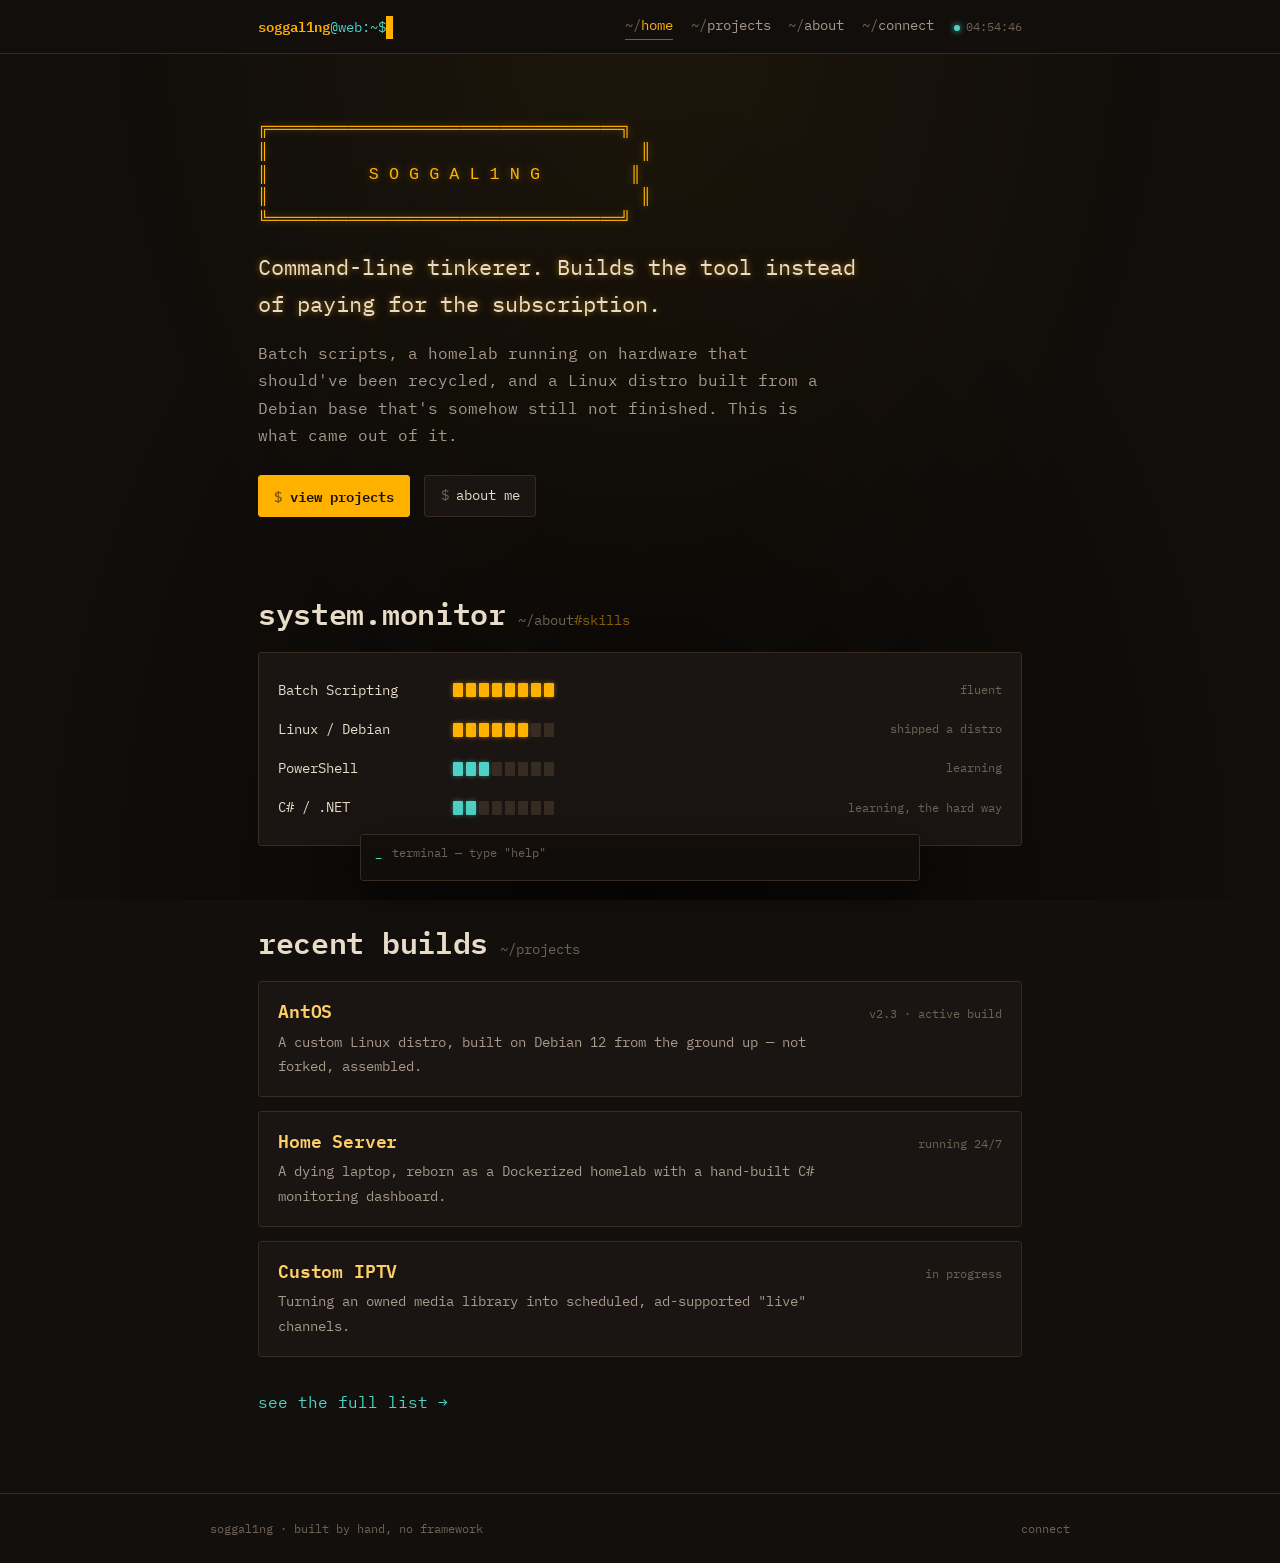
<file: index.html>
<!doctype html>
<html lang="en">
<head>
<meta charset="UTF-8">
<meta name="viewport" content="width=device-width, initial-scale=1">
<title>soggal1ng — home</title>
<meta name="description" content="soggal1ng — scripts, self-hosted systems, and one custom Linux distro that refuses to be finished.">
<link rel="icon" href="data:image/svg+xml,%3Csvg xmlns='http://www.w3.org/2000/svg' viewBox='0 0 100 100'%3E%3Crect width='100' height='100' fill='%23120f0c'/%3E%3Ctext x='50' y='68' font-size='60' text-anchor='middle' fill='%23ffb100' font-family='monospace'%3E%3E%3C/text%3E%3C/svg%3E">
<link rel="preconnect" href="https://fonts.googleapis.com">
<link rel="preconnect" href="https://fonts.gstatic.com" crossorigin>
<link rel="stylesheet" href="css/style.css">
<link rel="stylesheet" href="css/effects.css">
<link rel="stylesheet" href="css/components.css">
</head>
<body>
<a class="skip-link" href="#main">Skip to content</a>
<canvas id="bgfx" aria-hidden="true"></canvas>

<div id="boot" aria-hidden="true">
  <div id="boot-log"></div>
  <p id="boot-skip"></p>
</div>

<div class="page">
  <header class="topbar">
    <div class="topbar-inner">
      <span class="prompt"><strong>soggal1ng</strong>@web:~$<span class="cursor-blink">&nbsp;</span></span>
      <nav class="navlinks" aria-label="Primary">
        <a href="index.html" aria-current="page">home</a>
        <a href="projects.html">projects</a>
        <a href="about.html">about</a>
        <a href="connect.html">connect</a>
      </nav>
      <span class="clock"><span class="dot"></span><span id="clock-time">00:00:00</span></span>
    </div>
  </header>

  <main id="main">
    <div class="wrap">

      <section class="hero">
        <pre class="banner" aria-hidden="true">╔═══════════════════════════════════╗
║                                     ║
║          S O G G A L 1 N G         ║
║                                     ║
╚═══════════════════════════════════╝</pre>

        <p class="tagline glow">Command-line tinkerer. Builds the tool instead of paying for the subscription.</p>
        <p class="lede">Batch scripts, a homelab running on hardware that should've been recycled, and a Linux distro built from a Debian base that's somehow still not finished. This is what came out of it.</p>

        <div class="cta-row">
          <a class="btn primary" href="projects.html">view projects</a>
          <a class="btn" href="about.html">about me</a>
        </div>
      </section>

      <section aria-labelledby="monitor-head">
        <div class="section-head">
          <h2 id="monitor-head">system.monitor</h2>
          <span class="path">~/about<span class="amber">#skills</span></span>
        </div>
        <div class="card">
          <div class="meter-row">
            <span class="label">Batch Scripting</span>
            <span class="meter" aria-hidden="true">
              <i class="on hot"></i><i class="on hot"></i><i class="on hot"></i><i class="on hot"></i><i class="on hot"></i><i class="on hot"></i><i class="on hot"></i><i class="on hot"></i>
            </span>
            <span class="status">fluent</span>
          </div>
          <div class="meter-row">
            <span class="label">Linux / Debian</span>
            <span class="meter" aria-hidden="true">
              <i class="on hot"></i><i class="on hot"></i><i class="on hot"></i><i class="on hot"></i><i class="on hot"></i><i class="on hot"></i><i></i><i></i>
            </span>
            <span class="status">shipped a distro</span>
          </div>
          <div class="meter-row">
            <span class="label">PowerShell</span>
            <span class="meter" aria-hidden="true">
              <i class="on"></i><i class="on"></i><i class="on"></i><i></i><i></i><i></i><i></i><i></i>
            </span>
            <span class="status">learning</span>
          </div>
          <div class="meter-row">
            <span class="label">C# / .NET</span>
            <span class="meter" aria-hidden="true">
              <i class="on"></i><i class="on"></i><i></i><i></i><i></i><i></i><i></i><i></i>
            </span>
            <span class="status">learning, the hard way</span>
          </div>
        </div>
      </section>

      <section aria-labelledby="featured-head">
        <div class="section-head">
          <h2 id="featured-head">recent builds</h2>
          <span class="path">~/projects</span>
        </div>
        <div class="project-grid">
          <article class="card">
            <div class="row1">
              <h3>AntOS</h3>
              <span class="stat">v2.3 · active build</span>
            </div>
            <p class="tagline">A custom Linux distro, built on Debian 12 from the ground up — not forked, assembled.</p>
          </article>
          <article class="card">
            <div class="row1">
              <h3>Home Server</h3>
              <span class="stat">running 24/7</span>
            </div>
            <p class="tagline">A dying laptop, reborn as a Dockerized homelab with a hand-built C# monitoring dashboard.</p>
          </article>
          <article class="card">
            <div class="row1">
              <h3>Custom IPTV</h3>
              <span class="stat">in progress</span>
            </div>
            <p class="tagline">Turning an owned media library into scheduled, ad-supported "live" channels.</p>
          </article>
        </div>
        <p class="mt-lg"><a href="projects.html">see the full list →</a></p>
      </section>

    </div>
  </main>

  <footer>
    <div class="footer-inner">
      <span>soggal1ng · built by hand, no framework</span>
      <span><a href="connect.html">connect</a></span>
    </div>
  </footer>
</div>

<div id="cmdbar" data-collapsed="true">
  <button id="cmdbar-toggle" class="cmdbar-toggle"><strong>_</strong> terminal — type "help"</button>
  <div class="cmdbar-input-row">
    <span class="prefix">$</span>
    <input id="cmd-input" type="text" autocomplete="off" spellcheck="false" aria-label="Command input">
  </div>
  <div id="cmd-output" aria-live="polite"></div>
</div>

<script src="js/matrix.js"></script>
<script src="js/boot.js"></script>
<script src="js/terminal.js"></script>
</body>
</html>
</file>
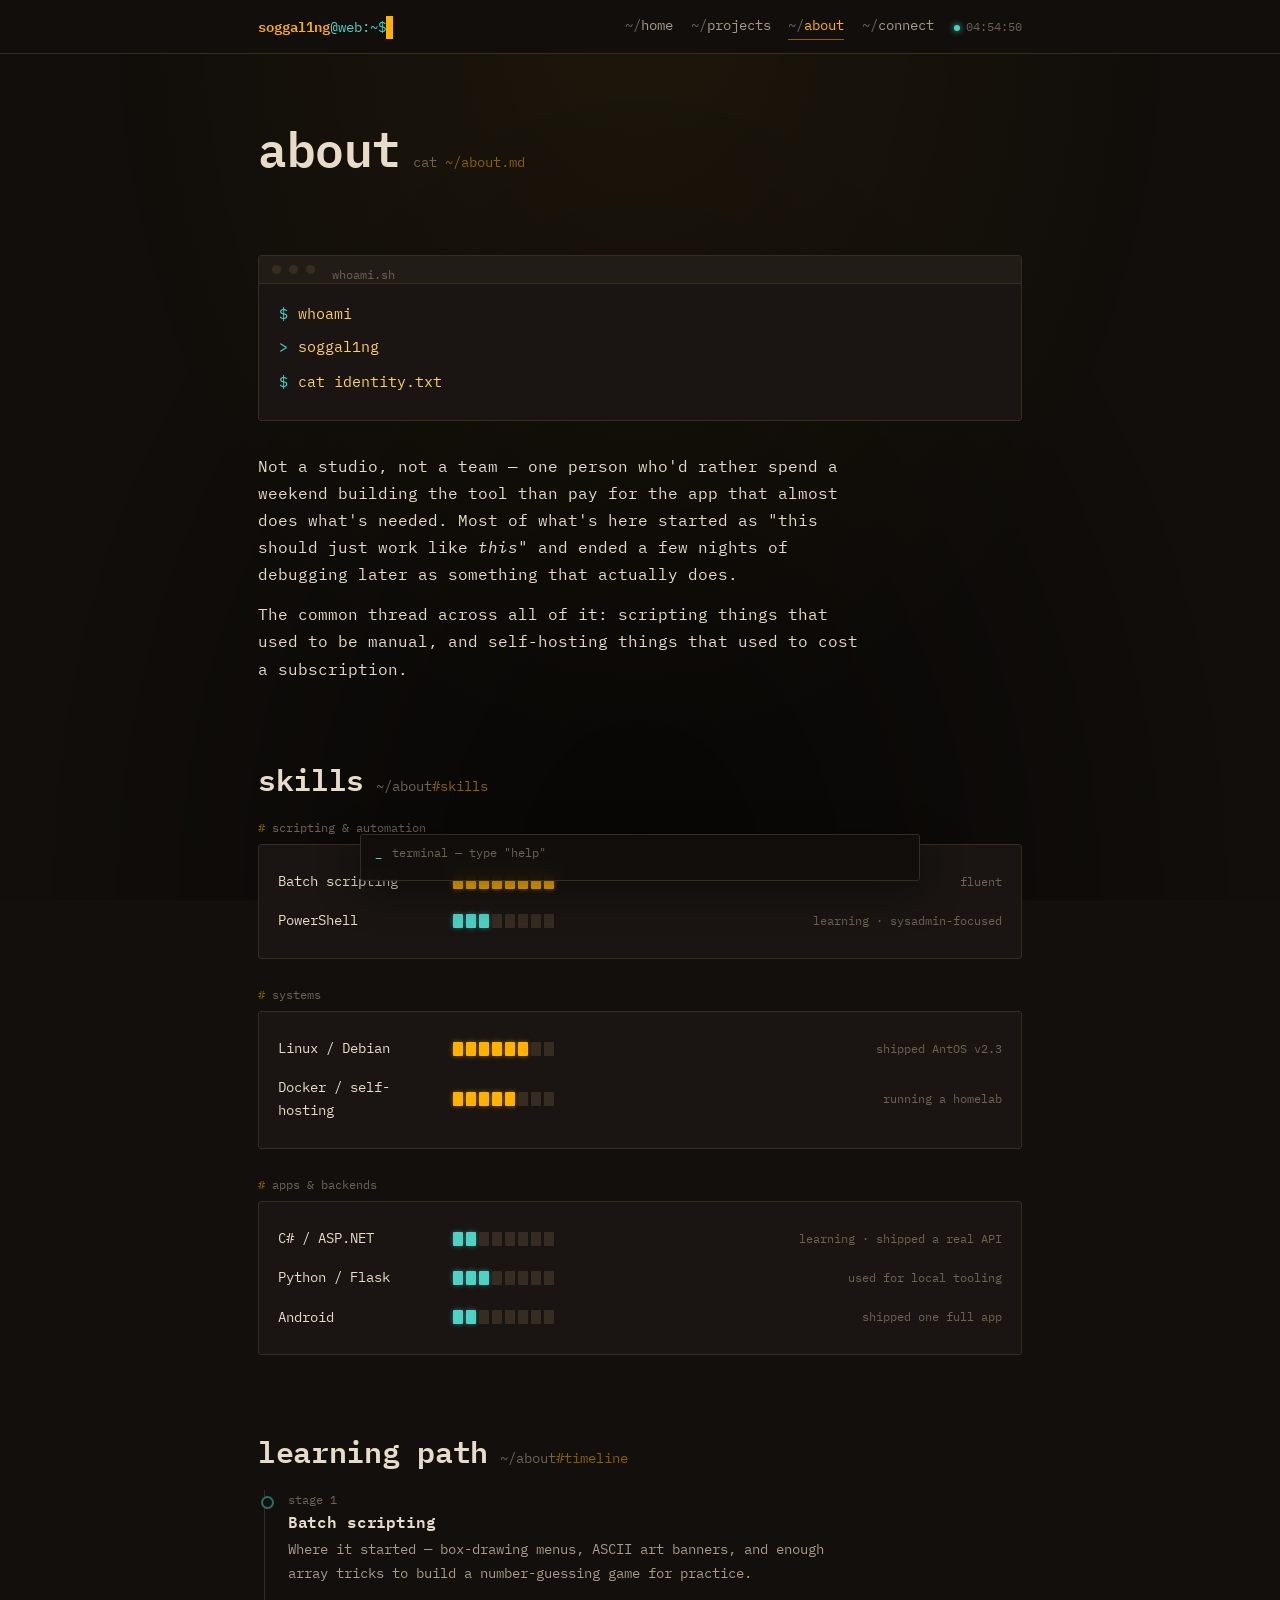
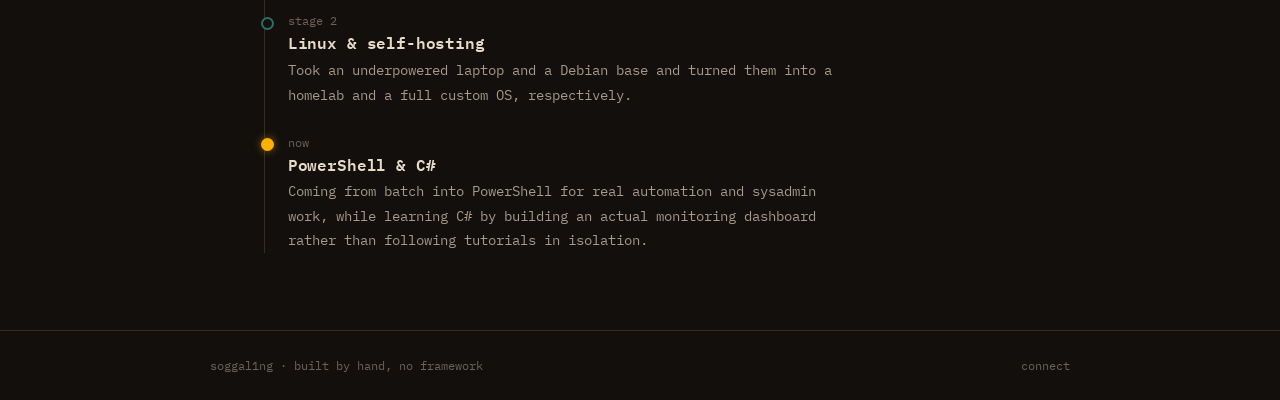
<file: about.html>
<!doctype html>
<html lang="en">
<head>
<meta charset="UTF-8">
<meta name="viewport" content="width=device-width, initial-scale=1">
<title>soggal1ng — about</title>
<meta name="description" content="About soggal1ng — a command-line tinkerer working across batch, PowerShell, C#, and Linux systems.">
<link rel="icon" href="data:image/svg+xml,%3Csvg xmlns='http://www.w3.org/2000/svg' viewBox='0 0 100 100'%3E%3Crect width='100' height='100' fill='%23120f0c'/%3E%3Ctext x='50' y='68' font-size='60' text-anchor='middle' fill='%23ffb100' font-family='monospace'%3E%3E%3C/text%3E%3C/svg%3E">
<link rel="preconnect" href="https://fonts.googleapis.com">
<link rel="preconnect" href="https://fonts.gstatic.com" crossorigin>
<link rel="stylesheet" href="css/style.css">
<link rel="stylesheet" href="css/effects.css">
<link rel="stylesheet" href="css/components.css">
</head>
<body>
<a class="skip-link" href="#main">Skip to content</a>
<canvas id="bgfx" aria-hidden="true"></canvas>

<div class="page">
  <header class="topbar">
    <div class="topbar-inner">
      <span class="prompt"><strong>soggal1ng</strong>@web:~$<span class="cursor-blink">&nbsp;</span></span>
      <nav class="navlinks" aria-label="Primary">
        <a href="index.html">home</a>
        <a href="projects.html">projects</a>
        <a href="about.html" aria-current="page">about</a>
        <a href="connect.html">connect</a>
      </nav>
      <span class="clock"><span class="dot"></span><span id="clock-time">00:00:00</span></span>
    </div>
  </header>

  <main id="main">
    <div class="wrap">

      <section class="intro">
        <div class="section-head">
          <h1>about</h1>
          <span class="path">cat<span class="amber"> ~/about.md</span></span>
        </div>
      </section>

      <section aria-label="Identity">
        <div class="termwin">
          <div class="bar">
            <span></span><span></span><span></span>
            <span class="title">whoami.sh</span>
          </div>
          <div class="body">
            <div class="bio-line"><span class="k">$</span><span class="v">whoami</span></div>
            <div class="bio-line"><span class="k">&gt;</span><span class="v">soggal1ng</span></div>
            <div class="bio-line" style="margin-top:0.6rem;"><span class="k">$</span><span class="v">cat identity.txt</span></div>
          </div>
        </div>
        <p class="mt-lg" style="max-width:60ch;">Not a studio, not a team — one person who'd rather spend a weekend building the tool than pay for the app that almost does what's needed. Most of what's here started as "this should just work like <em>this</em>" and ended a few nights of debugging later as something that actually does.</p>
        <p style="max-width:60ch;margin-top:0.8rem;">The common thread across all of it: scripting things that used to be manual, and self-hosting things that used to cost a subscription.</p>
      </section>

      <section aria-labelledby="skills-head">
        <div class="section-head">
          <h2 id="skills-head">skills</h2>
          <span class="path">~/about<span class="amber">#skills</span></span>
        </div>
        <div class="skill-groups">
          <div class="skill-group">
            <div class="cat"><span class="amber">#</span> scripting &amp; automation</div>
            <div class="card">
              <div class="meter-row">
                <span class="label">Batch scripting</span>
                <span class="meter" aria-hidden="true"><i class="on hot"></i><i class="on hot"></i><i class="on hot"></i><i class="on hot"></i><i class="on hot"></i><i class="on hot"></i><i class="on hot"></i><i class="on hot"></i></span>
                <span class="status">fluent</span>
              </div>
              <div class="meter-row">
                <span class="label">PowerShell</span>
                <span class="meter" aria-hidden="true"><i class="on"></i><i class="on"></i><i class="on"></i><i></i><i></i><i></i><i></i><i></i></span>
                <span class="status">learning · sysadmin-focused</span>
              </div>
            </div>
          </div>

          <div class="skill-group">
            <div class="cat"><span class="amber">#</span> systems</div>
            <div class="card">
              <div class="meter-row">
                <span class="label">Linux / Debian</span>
                <span class="meter" aria-hidden="true"><i class="on hot"></i><i class="on hot"></i><i class="on hot"></i><i class="on hot"></i><i class="on hot"></i><i class="on hot"></i><i></i><i></i></span>
                <span class="status">shipped AntOS v2.3</span>
              </div>
              <div class="meter-row">
                <span class="label">Docker / self-hosting</span>
                <span class="meter" aria-hidden="true"><i class="on hot"></i><i class="on hot"></i><i class="on hot"></i><i class="on hot"></i><i class="on hot"></i><i></i><i></i><i></i></span>
                <span class="status">running a homelab</span>
              </div>
            </div>
          </div>

          <div class="skill-group">
            <div class="cat"><span class="amber">#</span> apps &amp; backends</div>
            <div class="card">
              <div class="meter-row">
                <span class="label">C# / ASP.NET</span>
                <span class="meter" aria-hidden="true"><i class="on"></i><i class="on"></i><i></i><i></i><i></i><i></i><i></i><i></i></span>
                <span class="status">learning · shipped a real API</span>
              </div>
              <div class="meter-row">
                <span class="label">Python / Flask</span>
                <span class="meter" aria-hidden="true"><i class="on"></i><i class="on"></i><i class="on"></i><i></i><i></i><i></i><i></i><i></i></span>
                <span class="status">used for local tooling</span>
              </div>
              <div class="meter-row">
                <span class="label">Android</span>
                <span class="meter" aria-hidden="true"><i class="on"></i><i class="on"></i><i></i><i></i><i></i><i></i><i></i><i></i></span>
                <span class="status">shipped one full app</span>
              </div>
            </div>
          </div>
        </div>
      </section>

      <section aria-labelledby="path-head">
        <div class="section-head">
          <h2 id="path-head">learning path</h2>
          <span class="path">~/about<span class="amber">#timeline</span></span>
        </div>
        <div class="timeline">
          <div class="step">
            <div class="when">stage 1</div>
            <h3>Batch scripting</h3>
            <p>Where it started — box-drawing menus, ASCII art banners, and enough array tricks to build a number-guessing game for practice.</p>
          </div>
          <div class="step">
            <div class="when">stage 2</div>
            <h3>Linux &amp; self-hosting</h3>
            <p>Took an underpowered laptop and a Debian base and turned them into a homelab and a full custom OS, respectively.</p>
          </div>
          <div class="step active">
            <div class="when">now</div>
            <h3>PowerShell &amp; C#</h3>
            <p>Coming from batch into PowerShell for real automation and sysadmin work, while learning C# by building an actual monitoring dashboard rather than following tutorials in isolation.</p>
          </div>
        </div>
      </section>

    </div>
  </main>

  <footer>
    <div class="footer-inner">
      <span>soggal1ng · built by hand, no framework</span>
      <span><a href="connect.html">connect</a></span>
    </div>
  </footer>
</div>

<div id="cmdbar" data-collapsed="true">
  <button id="cmdbar-toggle" class="cmdbar-toggle"><strong>_</strong> terminal — type "help"</button>
  <div class="cmdbar-input-row">
    <span class="prefix">$</span>
    <input id="cmd-input" type="text" autocomplete="off" spellcheck="false" aria-label="Command input">
  </div>
  <div id="cmd-output" aria-live="polite"></div>
</div>

<script src="js/matrix.js"></script>
<script src="js/terminal.js"></script>
</body>
</html>
</file>
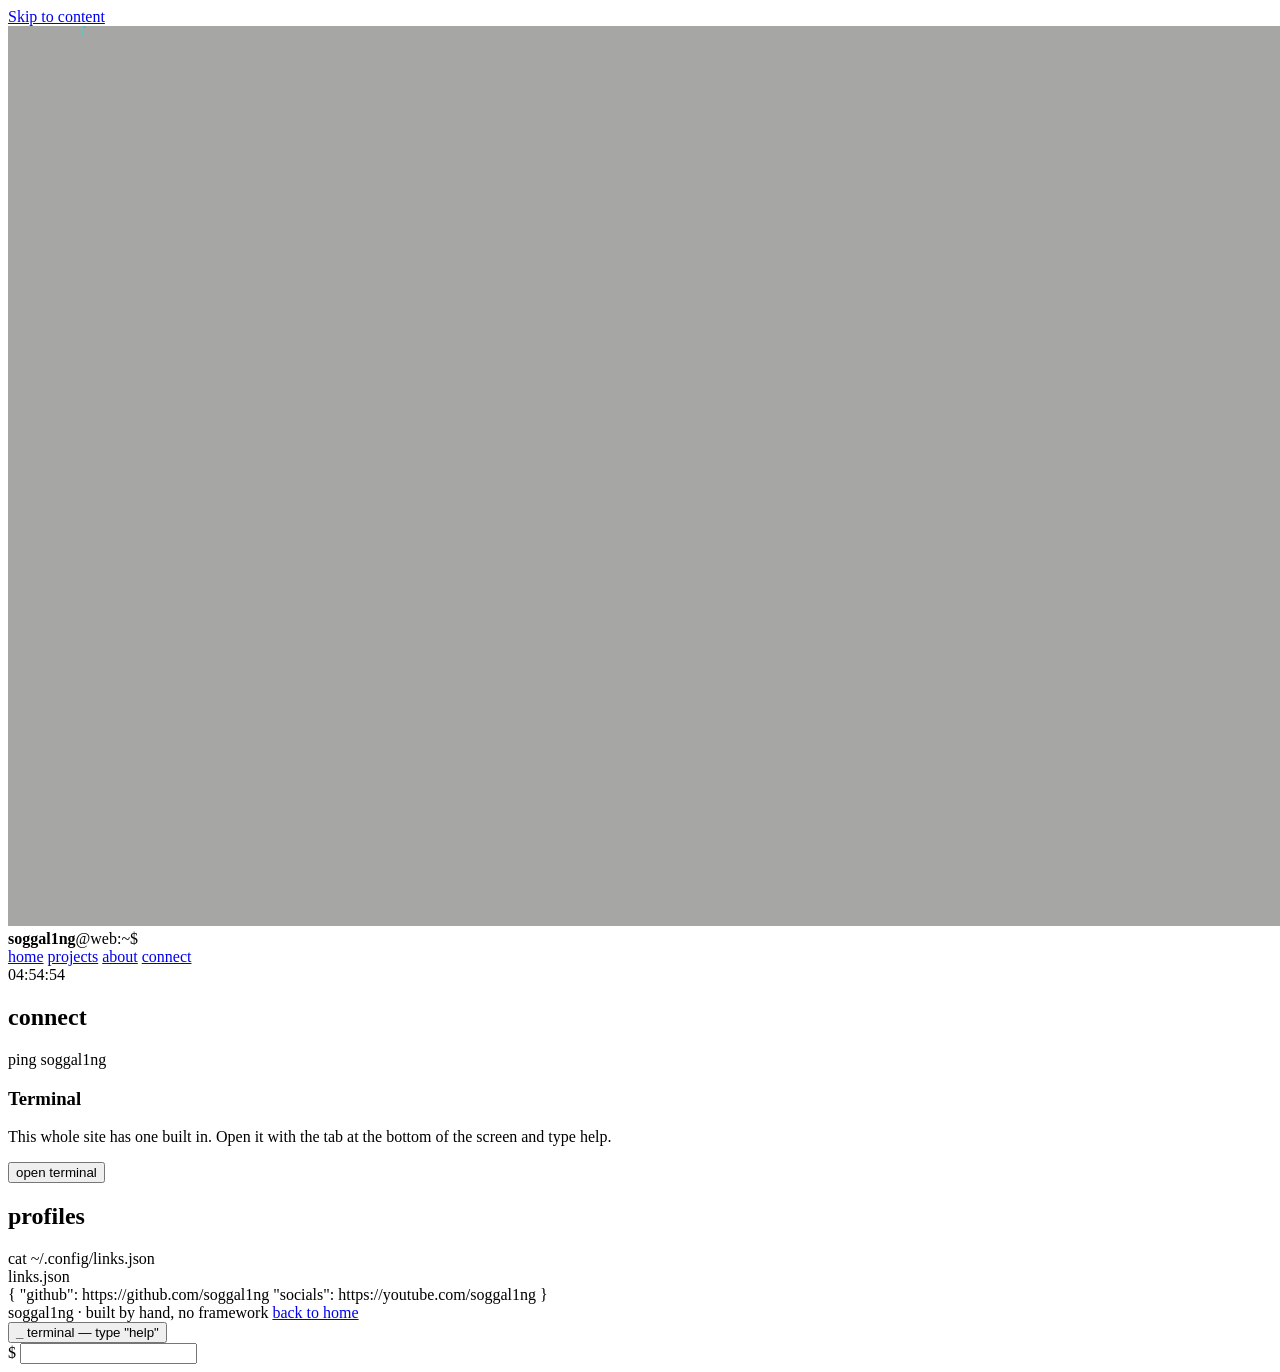
<file: connect.html>
<!doctype html>
<html lang="en">
<head>
<meta charset="UTF-8">
<meta name="viewport" content="width=device-width, initial-scale=1">
<title>soggal1ng — connect</title>
</head>
<body>
<a class="skip-link" href="#main">Skip to content</a>
<canvas id="bgfx" aria-hidden="true"></canvas>

<div class="page">
  <header class="topbar">
    <div class="topbar-inner">
      <span class="prompt"><strong>soggal1ng</strong>@web:~$<span class="cursor-blink">&nbsp;</span></span>
      <nav class="navlinks" aria-label="Primary">
        <a href="index.html">home</a>
        <a href="projects.html">projects</a>
        <a href="about.html">about</a>
        <a href="connect.html" aria-current="page">connect</a>
      </nav>
      <span class="clock"><span class="dot"></span><span id="clock-time">00:00:00</span></span>
    </div>
  </header>

  <main id="main">
    <div class="wrap">

      <section class="intro">
        <div class="section-head">
          <h1>connect</h1>
          <span class="path">ping<span class="amber"> soggal1ng</span></span>
      </section>

      <section aria-label="Connect options">
          <div class="connect-card">
            <h3>Terminal</h3>
            <p>This whole site has one built in. Open it with the tab at the bottom of the screen and type <span class="glow-teal">help</span>.</p>
            <button class="btn" id="connect-open-term">open terminal</button>
          </div>
        </div>
      </section>

      <section aria-labelledby="config-head">
        <div class="section-head">
          <h2 id="config-head">profiles</h2>
          <span class="path">cat<span class="amber"> ~/.config/links.json</span></span>
        </div>
        <div class="termwin">
          <div class="bar">
            <span></span><span></span><span></span>
            <span class="title">links.json</span>
          </div>
          <div class="body config-block">
<span class="punc">{</span>
  <span class="key">"github"</span><span class="punc">:</span>  <span class="todo">https://github.com/soggal1ng</span>
  <span class="key">"socials"</span><span class="punc">:</span> <span class="todo">https://youtube.com/soggal1ng</span>
<span class="punc">}</span>
          </div>
        </div>
      </section>

    </div>
  </main>

  <footer>
    <div class="footer-inner">
      <span>soggal1ng · built by hand, no framework</span>
      <span><a href="index.html">back to home</a></span>
    </div>
  </footer>
</div>

<div id="cmdbar" data-collapsed="true">
  <button id="cmdbar-toggle" class="cmdbar-toggle"><strong>_</strong> terminal — type "help"</button>
  <div class="cmdbar-input-row">
    <span class="prefix">$</span>
    <input id="cmd-input" type="text" autocomplete="off" spellcheck="false" aria-label="Command input">
  </div>
  <div id="cmd-output" aria-live="polite"></div>
</div>

<script src="js/matrix.js"></script>
<script src="js/terminal.js"></script>
<script>
  var openTermBtn = document.getElementById('connect-open-term');
  if (openTermBtn) {
    openTermBtn.addEventListener('click', function () {
      var bar = document.getElementById('cmdbar');
      bar.setAttribute('data-collapsed', 'false');
      document.getElementById('cmd-input').focus();
    });
  }
</script>
</body>
</html>
</file>
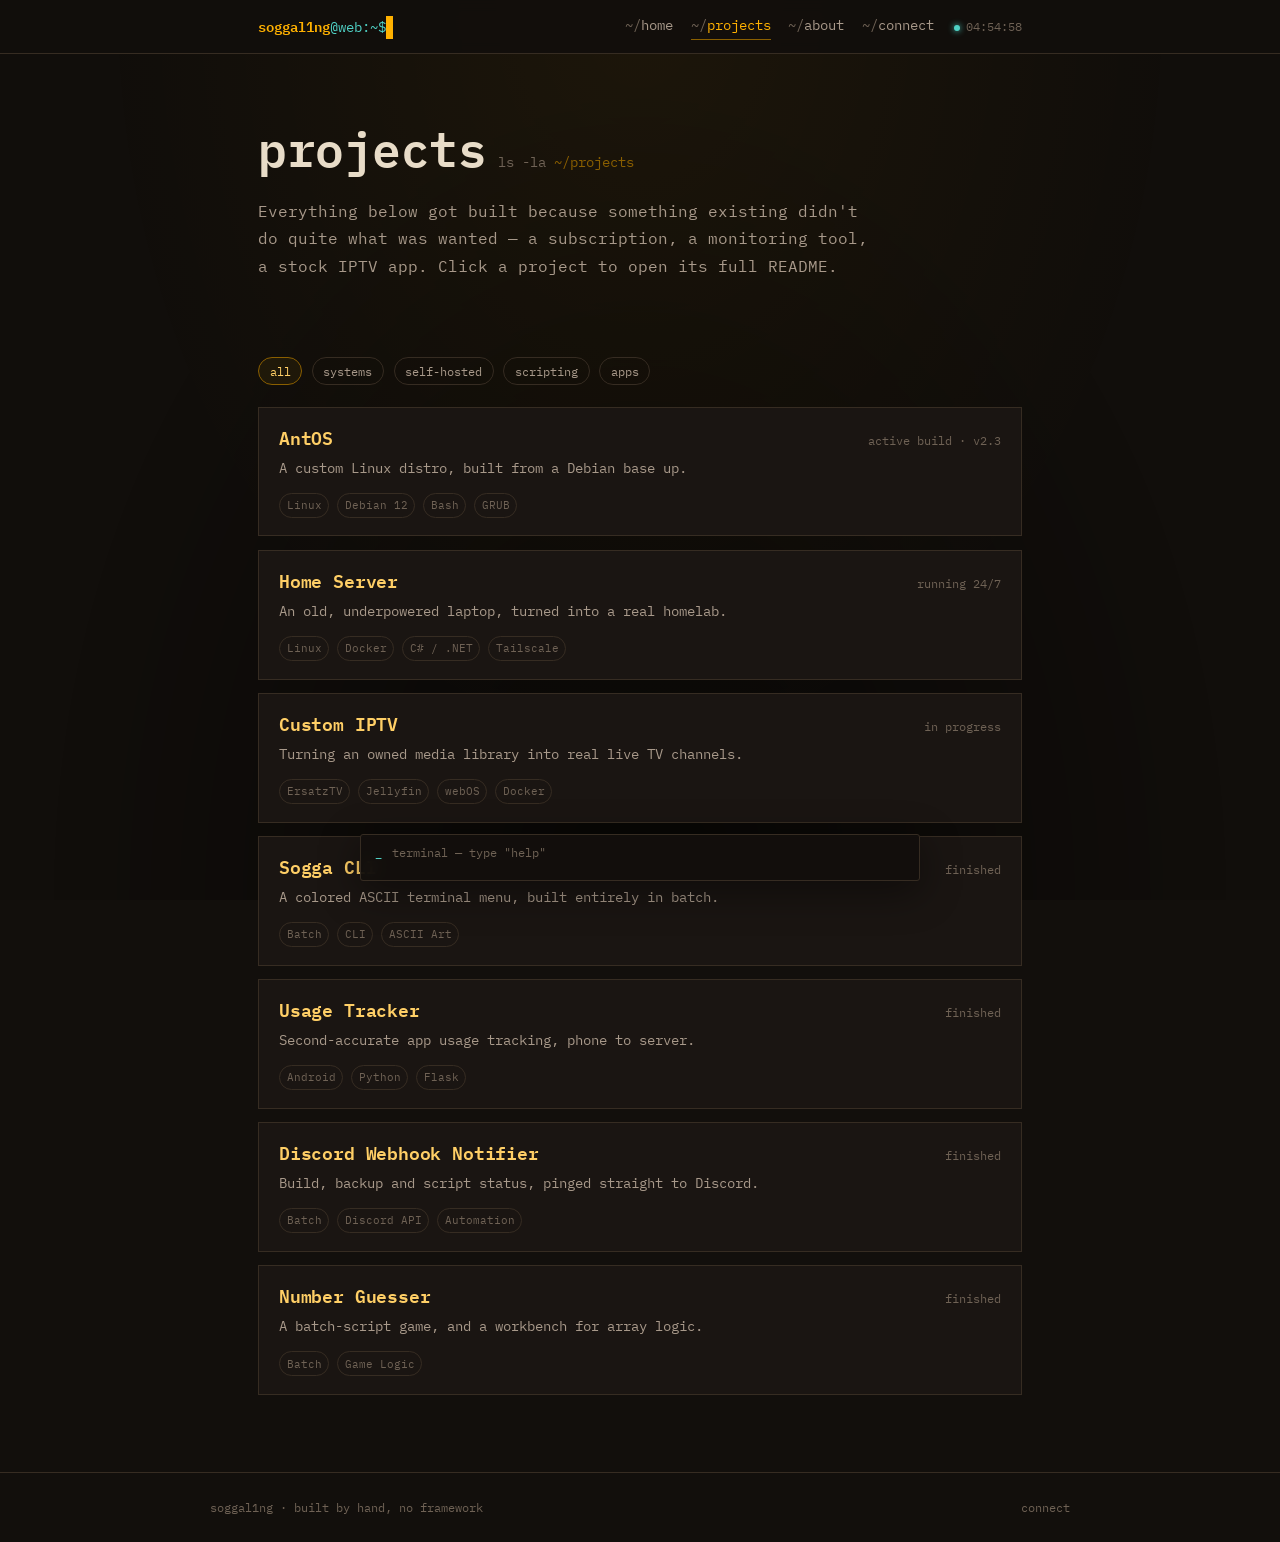
<file: projects.html>
<!doctype html>
<html lang="en">
<head>
<meta charset="UTF-8">
<meta name="viewport" content="width=device-width, initial-scale=1">
<title>soggal1ng — projects</title>
<meta name="description" content="Projects by soggal1ng: a custom Linux distro, a self-hosted homelab, a custom IPTV system, and a handful of batch-scripted tools.">
<link rel="icon" href="data:image/svg+xml,%3Csvg xmlns='http://www.w3.org/2000/svg' viewBox='0 0 100 100'%3E%3Crect width='100' height='100' fill='%23120f0c'/%3E%3Ctext x='50' y='68' font-size='60' text-anchor='middle' fill='%23ffb100' font-family='monospace'%3E%3E%3C/text%3E%3C/svg%3E">
<link rel="preconnect" href="https://fonts.googleapis.com">
<link rel="preconnect" href="https://fonts.gstatic.com" crossorigin>
<link rel="stylesheet" href="css/style.css">
<link rel="stylesheet" href="css/effects.css">
<link rel="stylesheet" href="css/components.css">
</head>
<body>
<a class="skip-link" href="#main">Skip to content</a>
<canvas id="bgfx" aria-hidden="true"></canvas>

<div class="page">
  <header class="topbar">
    <div class="topbar-inner">
      <span class="prompt"><strong>soggal1ng</strong>@web:~$<span class="cursor-blink">&nbsp;</span></span>
      <nav class="navlinks" aria-label="Primary">
        <a href="index.html">home</a>
        <a href="projects.html" aria-current="page">projects</a>
        <a href="about.html">about</a>
        <a href="connect.html">connect</a>
      </nav>
      <span class="clock"><span class="dot"></span><span id="clock-time">00:00:00</span></span>
    </div>
  </header>

  <main id="main">
    <div class="wrap">

      <section class="intro">
        <div class="section-head">
          <h1>projects</h1>
          <span class="path">ls -la<span class="amber"> ~/projects</span></span>
        </div>
        <p class="lede">Everything below got built because something existing didn't do quite what was wanted — a subscription, a monitoring tool, a stock IPTV app. Click a project to open its full README.</p>
      </section>

      <section aria-labelledby="list-head">
        <h2 id="list-head" class="sr-only" style="position:absolute;left:-9999px;">Full project list</h2>
        <div class="filters" role="group" aria-label="Filter projects by category">
          <button class="filter-btn" data-filter="all" aria-pressed="true">all</button>
          <button class="filter-btn" data-filter="systems" aria-pressed="false">systems</button>
          <button class="filter-btn" data-filter="self-hosted" aria-pressed="false">self-hosted</button>
          <button class="filter-btn" data-filter="scripting" aria-pressed="false">scripting</button>
          <button class="filter-btn" data-filter="apps" aria-pressed="false">apps</button>
        </div>
        <div class="project-grid" id="project-grid"></div>
      </section>

    </div>
  </main>

  <footer>
    <div class="footer-inner">
      <span>soggal1ng · built by hand, no framework</span>
      <span><a href="connect.html">connect</a></span>
    </div>
  </footer>
</div>

<div class="modal-backdrop" id="modal-backdrop" data-open="false" role="dialog" aria-modal="true" aria-label="Project detail">
  <div class="modal">
    <div class="modal-titlebar">
      <span>less ~/projects/README.md</span>
      <button class="modal-close" id="modal-close" aria-label="Close">✕</button>
    </div>
    <div class="modal-body" id="modal-body"></div>
  </div>
</div>

<div id="cmdbar" data-collapsed="true">
  <button id="cmdbar-toggle" class="cmdbar-toggle"><strong>_</strong> terminal — type "help"</button>
  <div class="cmdbar-input-row">
    <span class="prefix">$</span>
    <input id="cmd-input" type="text" autocomplete="off" spellcheck="false" aria-label="Command input">
  </div>
  <div id="cmd-output" aria-live="polite"></div>
</div>

<script src="js/matrix.js"></script>
<script src="js/terminal.js"></script>
<script src="js/projects.js"></script>
</body>
</html>
</file>
<file: css/style.css>
@import url('https://fonts.googleapis.com/css2?family=IBM+Plex+Mono:ital,wght@0,400;0,500;0,600;0,700;1,400&display=swap');

:root {
  --bg: #120f0c;
  --bg-alt: #1a1512;
  --bg-raised: #221c17;
  --bg-overlay: rgba(18, 15, 12, 0.92);

  --fg: #e8dcc8;
  --fg-dim: #a8998a;
  --fg-faint: #6f6255;

  --amber: #ffb100;
  --amber-soft: #ffcf66;
  --amber-dim: #8a5f00;

  --teal: #4fd1c5;
  --teal-dim: #2b6f68;

  --red: #e5484d;

  --border: #362c22;
  --border-soft: #241d17;

  --radius: 3px;
  --font-mono: 'IBM Plex Mono', 'Fira Code', ui-monospace, 'SFMono-Regular', Menlo, Consolas, monospace;

  --maxw: 860px;
  --gutter: clamp(1.25rem, 5vw, 3rem);

  --ease: cubic-bezier(0.16, 1, 0.3, 1);
}

* {
  box-sizing: border-box;
  margin: 0;
  padding: 0;
}

html {
  color-scheme: dark;
  scroll-behavior: smooth;
}

@media (prefers-reduced-motion: reduce) {
  html { scroll-behavior: auto; }
  *, *::before, *::after {
    animation-duration: 0.001ms !important;
    animation-iteration-count: 1 !important;
    transition-duration: 0.001ms !important;
    scroll-behavior: auto !important;
  }
}

body {
  background: var(--bg);
  color: var(--fg);
  font-family: var(--font-mono);
  font-size: 16px;
  line-height: 1.7;
  min-height: 100vh;
  position: relative;
  overflow-x: hidden;
}

body::before {
  content: '';
  position: fixed;
  inset: 0;
  pointer-events: none;
  z-index: 2;
  background: repeating-linear-gradient(
    to bottom,
    rgba(0, 0, 0, 0) 0px,
    rgba(0, 0, 0, 0) 2px,
    rgba(0, 0, 0, 0.12) 3px
  );
  mix-blend-mode: multiply;
  opacity: 0.35;
}

body::after {
  content: '';
  position: fixed;
  inset: 0;
  pointer-events: none;
  z-index: 2;
  background: radial-gradient(ellipse at 50% 0%, rgba(255, 177, 0, 0.05), transparent 60%),
              radial-gradient(ellipse at 50% 100%, rgba(0, 0, 0, 0.55), transparent 65%);
}

::selection {
  background: var(--amber);
  color: #120f0c;
}

a {
  color: var(--teal);
  text-decoration: none;
  border-bottom: 1px solid transparent;
  transition: border-color 0.15s var(--ease), color 0.15s var(--ease);
}
a:hover, a:focus-visible {
  border-color: currentColor;
}

:focus-visible {
  outline: 2px solid var(--amber);
  outline-offset: 3px;
}

h1, h2, h3, h4 {
  font-weight: 600;
  line-height: 1.25;
  letter-spacing: -0.01em;
  color: var(--fg);
}

h1 { font-size: clamp(1.9rem, 3.4vw + 1rem, 3rem); }
h2 { font-size: clamp(1.4rem, 1.6vw + 1rem, 1.9rem); }
h3 { font-size: 1.15rem; }

p { max-width: 68ch; }

code, .mono-tight { font-variant-ligatures: none; }

.skip-link {
  position: absolute;
  left: -999px;
  top: 0;
  background: var(--amber);
  color: #120f0c;
  padding: 0.6em 1em;
  z-index: 100;
  font-weight: 600;
}
.skip-link:focus {
  left: var(--gutter);
  top: 1rem;
}

/* ---------- layout shell ---------- */

.page {
  position: relative;
  z-index: 3;
  display: flex;
  flex-direction: column;
  min-height: 100vh;
}

.wrap {
  width: 100%;
  max-width: var(--maxw);
  margin-inline: auto;
  padding-inline: var(--gutter);
}

main {
  flex: 1;
  padding-top: clamp(2.5rem, 5vw, 4rem);
  padding-bottom: clamp(3rem, 6vw, 5rem);
}

section + section {
  margin-top: clamp(3rem, 6vw, 5rem);
}

/* ---------- topbar / prompt nav ---------- */

.topbar {
  position: sticky;
  top: 0;
  z-index: 20;
  background: var(--bg-overlay);
  backdrop-filter: blur(6px);
  border-bottom: 1px solid var(--border);
}

.topbar-inner {
  width: 100%;
  max-width: var(--maxw);
  margin-inline: auto;
  padding: 0.85rem var(--gutter);
  display: flex;
  align-items: center;
  gap: 1.25rem;
  flex-wrap: wrap;
}

.prompt {
  color: var(--teal);
  font-size: 0.85rem;
  white-space: nowrap;
  flex-shrink: 0;
}
.prompt strong { color: var(--amber); font-weight: 600; }

.cursor-blink {
  display: inline-block;
  width: 0.55em;
  background: var(--amber);
  color: var(--amber);
  animation: blink 1.1s steps(1) infinite;
}
@keyframes blink { 50% { opacity: 0; } }

.navlinks {
  display: flex;
  gap: 1.1rem;
  font-size: 0.85rem;
  flex-wrap: wrap;
  margin-left: auto;
}
.navlinks a {
  color: var(--fg-dim);
  border-bottom: none;
  padding-bottom: 2px;
}
.navlinks a::before { content: '~/'; color: var(--fg-faint); }
.navlinks a:hover, .navlinks a:focus-visible {
  color: var(--amber-soft);
}
.navlinks a[aria-current="page"] {
  color: var(--amber);
  border-bottom: 1px solid var(--amber-dim);
}

.clock {
  font-size: 0.78rem;
  color: var(--fg-faint);
  white-space: nowrap;
}
.clock .dot {
  display: inline-block;
  width: 6px;
  height: 6px;
  border-radius: 50%;
  background: var(--teal);
  margin-right: 0.5em;
  box-shadow: 0 0 6px var(--teal);
  animation: pulse 2.2s ease-in-out infinite;
}
@keyframes pulse {
  0%, 100% { opacity: 1; }
  50% { opacity: 0.35; }
}

/* ---------- footer ---------- */

footer {
  border-top: 1px solid var(--border);
  padding: 1.5rem var(--gutter);
}
.footer-inner {
  width: 100%;
  max-width: var(--maxw);
  margin-inline: auto;
  display: flex;
  justify-content: space-between;
  align-items: center;
  gap: 1rem;
  flex-wrap: wrap;
  font-size: 0.78rem;
  color: var(--fg-faint);
}
.footer-inner a { color: var(--fg-faint); }
.footer-inner a:hover { color: var(--teal); }

/* ---------- eyebrow / section headers ---------- */

.section-head {
  display: flex;
  align-items: baseline;
  gap: 0.75rem;
  margin-bottom: 1.25rem;
  flex-wrap: wrap;
}
.section-head .path {
  color: var(--fg-faint);
  font-size: 0.85rem;
}
.section-head .path .amber { color: var(--amber-dim); }

hr.rule {
  border: none;
  border-top: 1px dashed var(--border);
  margin: 2rem 0;
}

/* ---------- responsive ---------- */

@media (max-width: 640px) {
  .topbar-inner { gap: 0.6rem; }
  .navlinks { gap: 0.8rem; width: 100%; order: 3; }
  .clock { order: 2; margin-left: auto; }
}
</file>
<file: css/effects.css>
/* ---------- background texture canvas ---------- */

#bgfx {
  position: fixed;
  inset: 0;
  z-index: 0;
  opacity: 0.05;
  pointer-events: none;
}

/* ---------- glow text ---------- */

.glow {
  color: var(--amber);
  text-shadow: 0 0 6px rgba(255, 177, 0, 0.55), 0 0 24px rgba(255, 177, 0, 0.18);
}

.glow-teal {
  color: var(--teal);
  text-shadow: 0 0 6px rgba(79, 209, 197, 0.45), 0 0 20px rgba(79, 209, 197, 0.15);
}

/* ---------- ascii banner ---------- */

.banner {
  font-size: clamp(0.6rem, 1.7vw, 1.05rem);
  line-height: 1.35;
  white-space: pre;
  color: var(--amber);
  text-shadow: 0 0 8px rgba(255, 177, 0, 0.4);
  overflow-x: auto;
  display: inline-block;
}

/* ---------- boot sequence overlay ---------- */

#boot {
  position: fixed;
  inset: 0;
  z-index: 50;
  background: var(--bg);
  display: flex;
  align-items: center;
  justify-content: center;
  padding: var(--gutter);
  transition: opacity 0.5s var(--ease), visibility 0.5s var(--ease);
}

#boot[data-hidden="true"] {
  opacity: 0;
  visibility: hidden;
  pointer-events: none;
}

#boot-log {
  width: 100%;
  max-width: 640px;
  font-size: 0.85rem;
  color: var(--fg-dim);
}

#boot-log .line {
  opacity: 0;
  animation: bootline 0.18s var(--ease) forwards;
  white-space: pre-wrap;
}

@keyframes bootline {
  from { opacity: 0; transform: translateY(2px); }
  to { opacity: 1; transform: translateY(0); }
}

#boot-log .ok { color: var(--teal); }
#boot-log .done { color: var(--amber); font-weight: 600; }

#boot-skip {
  margin-top: 1.5rem;
  font-size: 0.72rem;
  color: var(--fg-faint);
}

/* ---------- hero ---------- */

.hero {
  display: grid;
  gap: 1.1rem;
}

.hero .tagline {
  font-size: clamp(1.05rem, 1.4vw + 0.7rem, 1.35rem);
  color: var(--fg);
  max-width: 46ch;
}

.hero .lede {
  color: var(--fg-dim);
  max-width: 58ch;
}

.cta-row {
  display: flex;
  gap: 0.9rem;
  margin-top: 0.5rem;
  flex-wrap: wrap;
}

.btn {
  display: inline-flex;
  align-items: center;
  gap: 0.5em;
  font-family: var(--font-mono);
  font-size: 0.88rem;
  padding: 0.6em 1.1em;
  border: 1px solid var(--border);
  border-radius: var(--radius);
  background: var(--bg-alt);
  color: var(--fg);
  cursor: pointer;
  transition: border-color 0.15s var(--ease), color 0.15s var(--ease), background 0.15s var(--ease);
}
.btn::before { content: '$'; color: var(--fg-faint); }
.btn:hover, .btn:focus-visible {
  border-color: var(--amber-dim);
  color: var(--amber-soft);
}
.btn.primary {
  background: var(--amber);
  color: #17130d;
  border-color: var(--amber);
  font-weight: 600;
}
.btn.primary::before { color: #17130d; opacity: 0.55; }
.btn.primary:hover, .btn.primary:focus-visible {
  background: var(--amber-soft);
  border-color: var(--amber-soft);
  color: #17130d;
}

/* ---------- system monitor (skills) ---------- */

.meter-row {
  display: grid;
  grid-template-columns: 10rem 1fr auto;
  align-items: center;
  gap: 0.9rem;
  padding: 0.5rem 0;
  font-size: 0.85rem;
}
.meter-row .label { color: var(--fg); }
.meter-row .status { color: var(--fg-faint); font-size: 0.75rem; text-align: right; white-space: nowrap; }

.meter {
  display: flex;
  gap: 3px;
}
.meter i {
  width: 10px;
  height: 14px;
  background: var(--border);
  border-radius: 1px;
}
.meter i.on {
  background: var(--teal);
  box-shadow: 0 0 5px rgba(79, 209, 197, 0.5);
}
.meter i.on.hot {
  background: var(--amber);
  box-shadow: 0 0 5px rgba(255, 177, 0, 0.5);
}

/* ---------- cards ---------- */

.card {
  border: 1px solid var(--border);
  background: var(--bg-alt);
  border-radius: var(--radius);
  padding: 1.1rem 1.2rem;
}

.project-card {
  border: 1px solid var(--border);
  background: var(--bg-alt);
  padding: 1.1rem 1.25rem;
  cursor: pointer;
  position: relative;
  transition: border-color 0.15s var(--ease);
}
.project-card:hover, .project-card:focus-visible {
  border-color: var(--amber-dim);
}
.row1 {
  display: flex;
  justify-content: space-between;
  align-items: baseline;
  gap: 1rem;
}
.project-card h3, .card h3 { color: var(--amber-soft); }
.stat {
  font-size: 0.72rem;
  color: var(--fg-faint);
  white-space: nowrap;
}
.project-card .tagline, .card .tagline {
  color: var(--fg-dim);
  font-size: 0.9rem;
  margin-top: 0.35rem;
}
.tag-row {
  display: flex;
  gap: 0.5rem;
  flex-wrap: wrap;
  margin-top: 0.8rem;
}
.tag {
  font-size: 0.68rem;
  padding: 0.2em 0.6em;
  border: 1px solid var(--border);
  color: var(--fg-faint);
  border-radius: 999px;
}
.open-hint {
  position: absolute;
  right: 1.2rem;
  bottom: 0.9rem;
  font-size: 0.68rem;
  color: var(--fg-faint);
  opacity: 0;
  transition: opacity 0.15s var(--ease);
}
.project-card:hover .open-hint,
.project-card:focus-visible .open-hint { opacity: 1; }

/* ---------- filter tabs ---------- */

.filters {
  display: flex;
  gap: 0.6rem;
  flex-wrap: wrap;
  margin-bottom: 1.4rem;
}
.filter-btn {
  font-family: var(--font-mono);
  font-size: 0.78rem;
  padding: 0.4em 0.85em;
  background: transparent;
  border: 1px solid var(--border);
  color: var(--fg-dim);
  cursor: pointer;
  border-radius: 999px;
}
.filter-btn[aria-pressed="true"] {
  border-color: var(--amber-dim);
  color: var(--amber-soft);
  background: rgba(255, 177, 0, 0.06);
}

.project-grid {
  display: grid;
  gap: 0.85rem;
}

/* ---------- modal ---------- */

.modal-backdrop {
  position: fixed;
  inset: 0;
  background: rgba(10, 8, 6, 0.72);
  backdrop-filter: blur(2px);
  z-index: 60;
  display: flex;
  align-items: flex-start;
  justify-content: center;
  padding: 8vh var(--gutter) 4rem;
  opacity: 0;
  visibility: hidden;
  transition: opacity 0.18s var(--ease), visibility 0.18s var(--ease);
}
.modal-backdrop[data-open="true"] {
  opacity: 1;
  visibility: visible;
}
.modal {
  width: 100%;
  max-width: 620px;
  background: var(--bg-raised);
  border: 1px solid var(--border);
  box-shadow: 0 20px 60px rgba(0,0,0,0.5);
  transform: translateY(8px);
  transition: transform 0.18s var(--ease);
}
.modal-backdrop[data-open="true"] .modal {
  transform: translateY(0);
}
.modal-titlebar {
  display: flex;
  align-items: center;
  justify-content: space-between;
  padding: 0.6rem 1rem;
  border-bottom: 1px solid var(--border);
  font-size: 0.78rem;
  color: var(--fg-faint);
}
.modal-close {
  background: none;
  border: none;
  color: var(--fg-faint);
  font-family: var(--font-mono);
  cursor: pointer;
  font-size: 0.95rem;
  padding: 0.2em 0.5em;
}
.modal-close:hover { color: var(--red); }
.modal-body { padding: 1.4rem 1.5rem 1.6rem; max-height: 70vh; overflow-y: auto; }
.modal-body h3 { color: var(--amber-soft); margin-bottom: 0.2rem; }
.modal-body .status-line { color: var(--fg-faint); font-size: 0.78rem; margin-bottom: 1rem; }
.modal-body p { color: var(--fg-dim); margin-bottom: 0.8rem; }
.modal-body ul { list-style: none; margin: 0.8rem 0; }
.modal-body li {
  color: var(--fg-dim);
  padding-left: 1.1em;
  position: relative;
  margin-bottom: 0.4rem;
  font-size: 0.92rem;
}
.modal-body li::before {
  content: '›';
  position: absolute;
  left: 0;
  color: var(--teal);
}

/* ---------- terminal window chrome (about / connect blocks) ---------- */

.termwin {
  border: 1px solid var(--border);
  background: var(--bg-alt);
  border-radius: var(--radius);
  overflow: hidden;
}
.termwin .bar {
  display: flex;
  align-items: center;
  gap: 0.5rem;
  padding: 0.55rem 0.8rem;
  border-bottom: 1px solid var(--border);
  background: var(--bg-raised);
}
.termwin .bar span {
  width: 9px; height: 9px; border-radius: 50%;
  background: var(--border);
}
.termwin .bar .title {
  margin-left: 0.6rem;
  font-size: 0.72rem;
  color: var(--fg-faint);
  width: auto;
  border-radius: 0;
  background: none;
}
.termwin .body {
  padding: 1.1rem 1.25rem;
  font-size: 0.92rem;
}
.termwin .body .k { color: var(--teal); }
.termwin .body .c { color: var(--fg-faint); }
.termwin .body .v { color: var(--amber-soft); }

/* ---------- interactive command bar ---------- */

#cmdbar {
  position: fixed;
  left: 50%;
  bottom: 1.2rem;
  transform: translate(-50%, 0);
  z-index: 40;
  width: min(560px, calc(100% - 2.4rem));
  border: 1px solid var(--border);
  background: var(--bg-overlay);
  backdrop-filter: blur(8px);
  border-radius: var(--radius);
  box-shadow: 0 10px 40px rgba(0,0,0,0.45);
  transition: opacity 0.2s var(--ease), transform 0.2s var(--ease);
}
#cmdbar[data-collapsed="true"] .cmdbar-input-row { display: none; }
.cmdbar-toggle {
  width: 100%;
  display: flex;
  align-items: center;
  gap: 0.6rem;
  padding: 0.55rem 0.9rem;
  background: none;
  border: none;
  color: var(--fg-faint);
  font-family: var(--font-mono);
  font-size: 0.78rem;
  cursor: pointer;
  text-align: left;
}
.cmdbar-toggle strong { color: var(--teal); }
.cmdbar-input-row {
  display: flex;
  align-items: center;
  gap: 0.5rem;
  padding: 0 0.9rem 0.75rem;
}
.cmdbar-input-row .prefix { color: var(--amber); font-size: 0.85rem; }
#cmd-input {
  flex: 1;
  background: none;
  border: none;
  color: var(--fg);
  font-family: var(--font-mono);
  font-size: 0.85rem;
}
#cmd-input:focus { outline: none; }
#cmd-output {
  padding: 0 0.9rem 0.7rem;
  font-size: 0.78rem;
  color: var(--fg-dim);
  max-height: 7.5rem;
  overflow-y: auto;
}
#cmd-output div { margin-bottom: 0.25rem; }
#cmd-output .echoed::before { content: '> '; color: var(--fg-faint); }
</file>
<file: css/components.css>
/* ---------- page intro blocks (about / connect / projects headers) ---------- */

.intro {
  max-width: 62ch;
}
.intro .lede { color: var(--fg-dim); }

/* ---------- timeline (about: learning path) ---------- */

.timeline {
  border-left: 1px solid var(--border);
  margin-left: 0.4rem;
  padding-left: 1.4rem;
  display: grid;
  gap: 1.6rem;
}
.timeline .step {
  position: relative;
}
.timeline .step::before {
  content: '';
  position: absolute;
  left: -1.65rem;
  top: 0.35rem;
  width: 9px;
  height: 9px;
  border-radius: 50%;
  background: var(--bg);
  border: 2px solid var(--teal-dim);
}
.timeline .step.active::before {
  border-color: var(--amber);
  background: var(--amber);
  box-shadow: 0 0 8px rgba(255, 177, 0, 0.5);
}
.timeline .step .when {
  font-size: 0.72rem;
  color: var(--fg-faint);
  text-transform: lowercase;
}
.timeline .step h3 { font-size: 1rem; margin-top: 0.15rem; }
.timeline .step p { color: var(--fg-dim); font-size: 0.9rem; margin-top: 0.3rem; }

/* ---------- skill matrix grid ---------- */

.skill-groups {
  display: grid;
  gap: 1.6rem;
}
.skill-group .cat {
  font-size: 0.72rem;
  color: var(--fg-faint);
  margin-bottom: 0.4rem;
}
.skill-group .cat .amber { color: var(--amber-dim); }

/* ---------- bio panel ---------- */

.bio-line { display: flex; gap: 0.6rem; margin-bottom: 0.5rem; font-size: 0.92rem; }
.bio-line .k { color: var(--teal); flex-shrink: 0; }
.bio-line .v { color: var(--fg); }

/* ---------- connect page ---------- */

.connect-grid {
  display: grid;
  gap: 1.1rem;
  grid-template-columns: repeat(auto-fit, minmax(230px, 1fr));
}
.connect-card {
  border: 1px solid var(--border);
  background: var(--bg-alt);
  padding: 1.1rem 1.2rem;
  display: grid;
  gap: 0.5rem;
}
.connect-card h3 { font-size: 0.95rem; color: var(--amber-soft); }
.connect-card p { color: var(--fg-dim); font-size: 0.85rem; }
.connect-card .btn { margin-top: 0.3rem; align-self: start; }

.config-block {
  font-size: 0.86rem;
  line-height: 1.85;
  white-space: pre-wrap;
}
.config-block .punc { color: var(--fg-faint); }
.config-block .key { color: var(--teal); }
.config-block .str { color: var(--amber-soft); }
.config-block .todo { color: var(--fg-faint); font-style: italic; }

/* ---------- 404-ish empty state ---------- */

.empty-state {
  border: 1px dashed var(--border);
  padding: 2.2rem 1.5rem;
  text-align: left;
  color: var(--fg-faint);
  font-size: 0.85rem;
}

/* ---------- utility ---------- */

.mt-lg { margin-top: 2rem; }
.small { font-size: 0.82rem; color: var(--fg-dim); }
</file>
